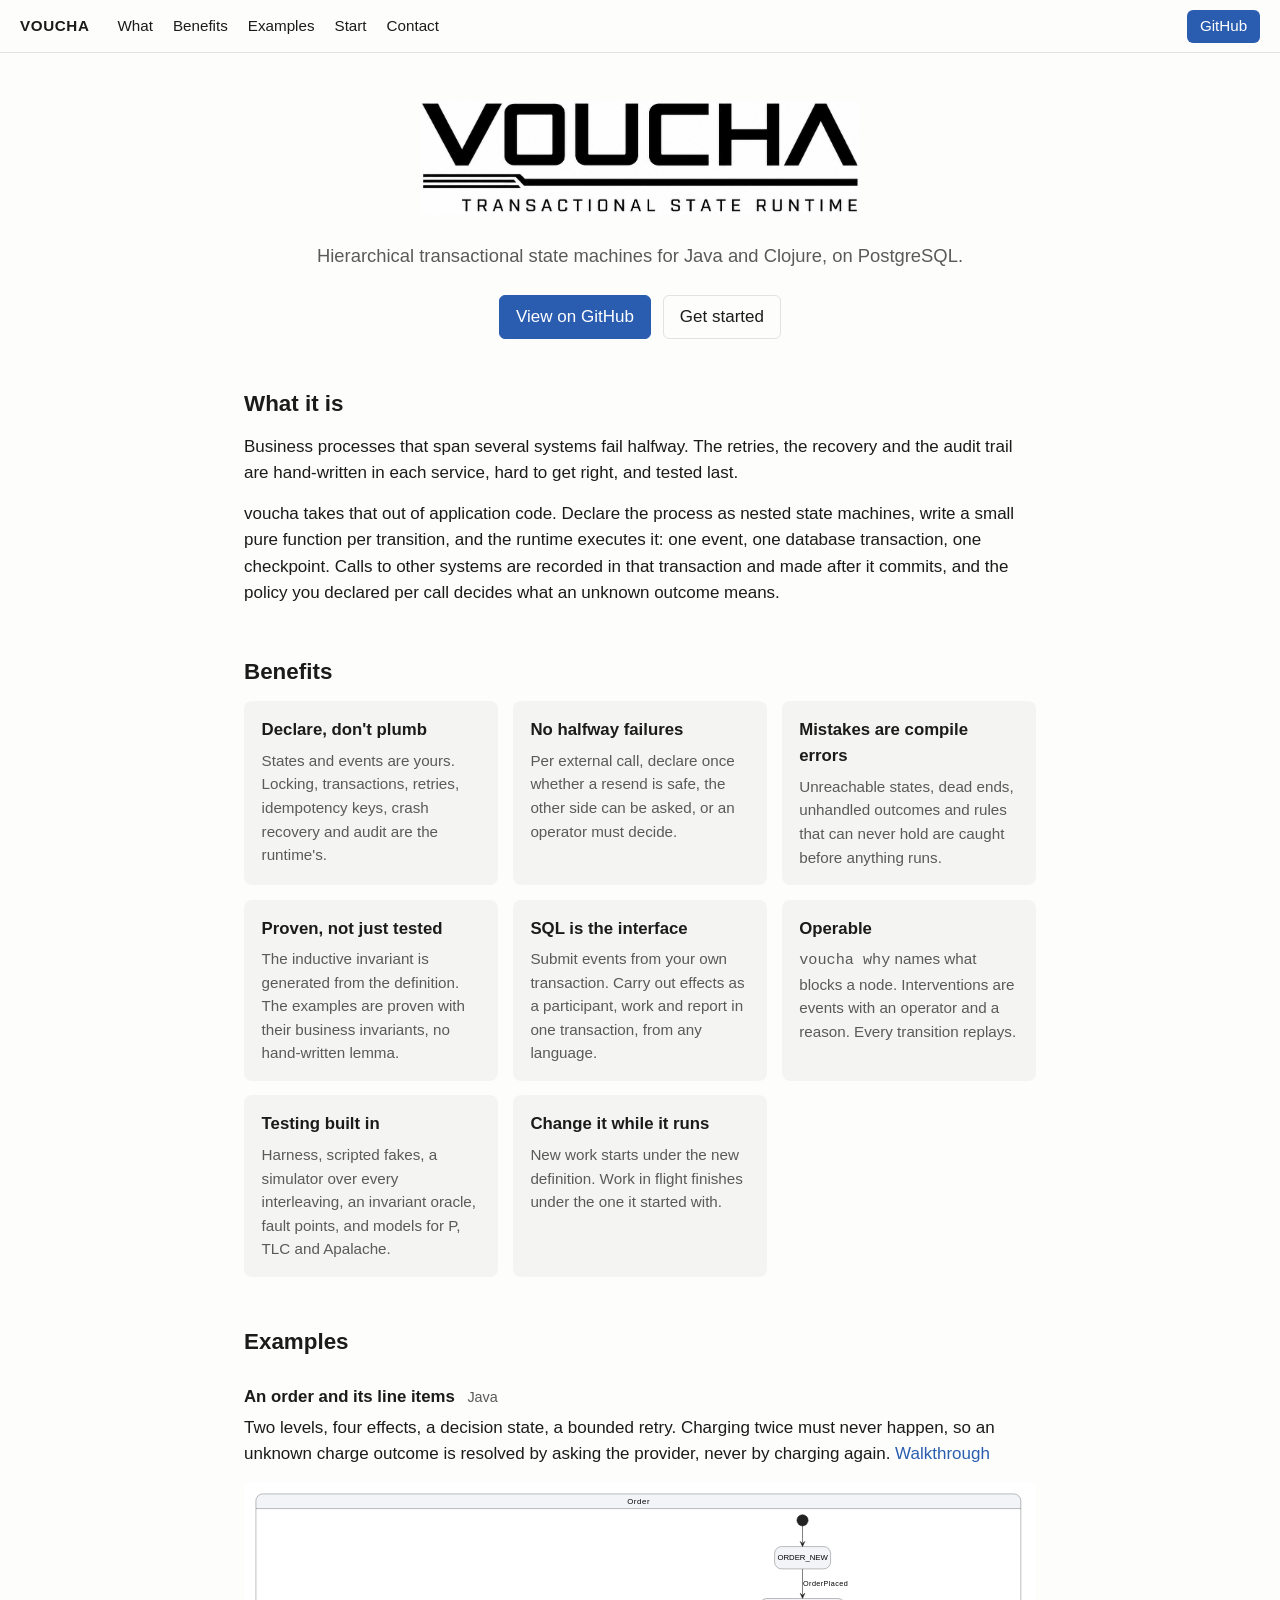
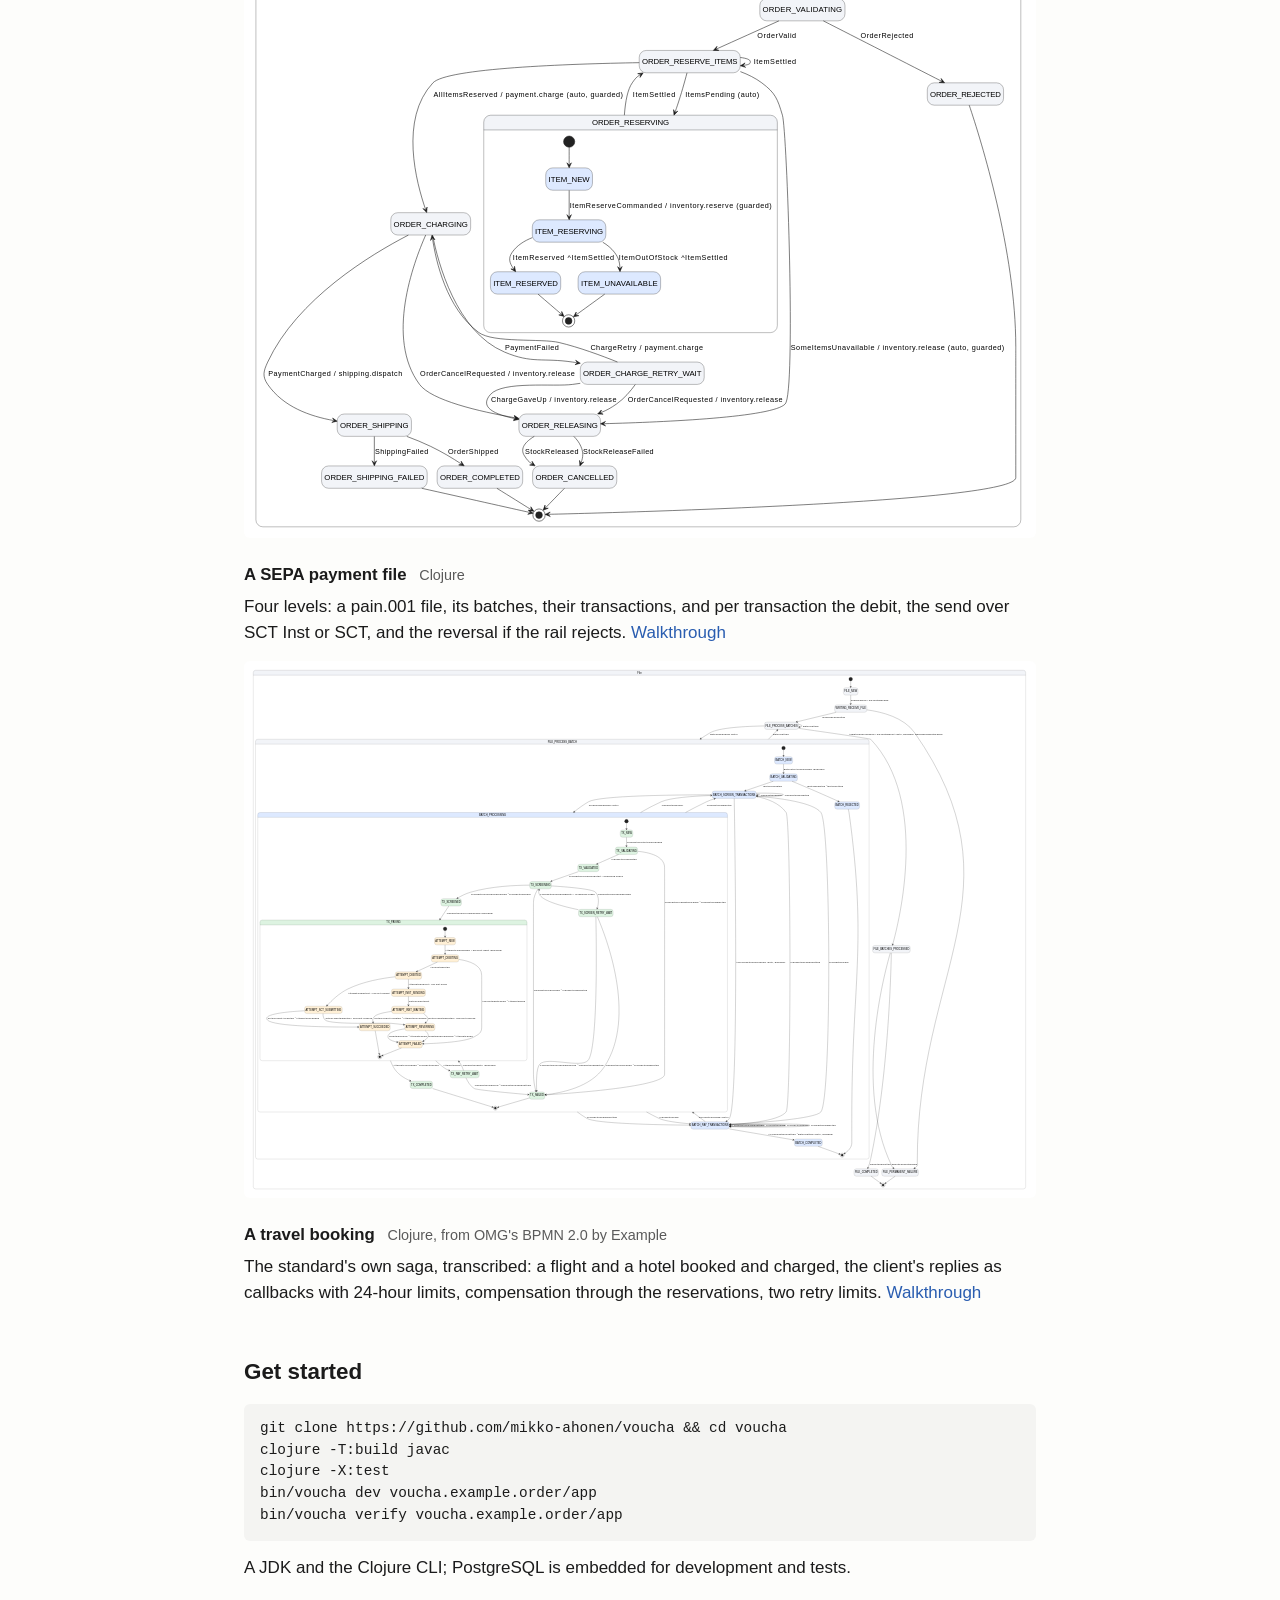
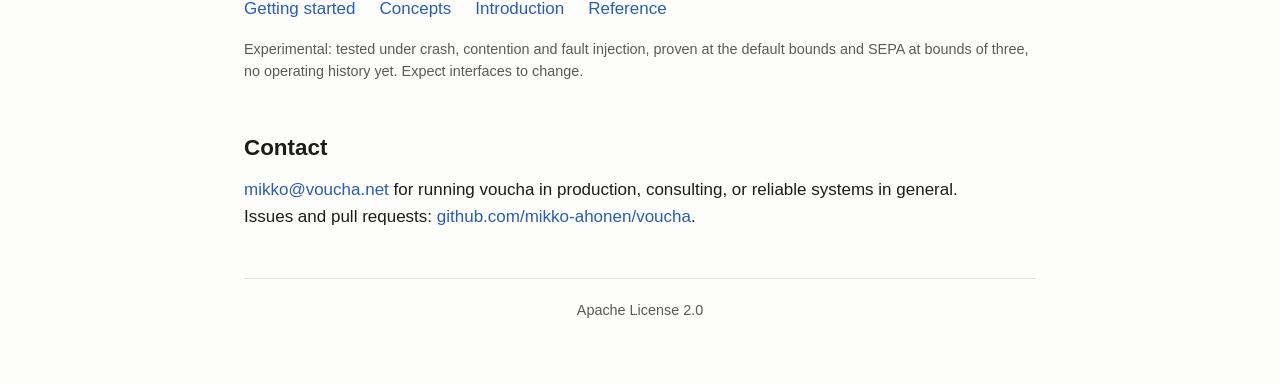
<file: index.html>
<!doctype html>
<html lang="en">
<head>
<meta charset="utf-8">
<meta name="viewport" content="width=device-width, initial-scale=1">
<title>voucha — Transactional State Runtime</title>
<meta name="description" content="Hierarchical transactional state machines for Java and Clojure, on PostgreSQL. Small pure functions per transition; locking, retries, recovery, audit and proof provided by the runtime.">
<link rel="icon" href="voucha-logo.png">
<link rel="stylesheet" href="style.css">
<script defer data-domain="voucha.net" src="https://p.voucha.net/js/script.js"></script>
</head>
<body>
<nav class="top">
  <a class="brand" href="#top">voucha</a>
  <a href="#what">What</a>
  <a href="#benefits">Benefits</a>
  <a href="#examples">Examples</a>
  <a href="#start">Start</a>
  <a href="#contact">Contact</a>
  <a class="primary" href="https://github.com/mikko-ahonen/voucha">GitHub</a>
</nav>

<main id="top">
  <header>
    <img src="voucha-logo.png" alt="voucha — transactional state runtime">
    <p class="tagline">Hierarchical transactional state machines for Java and Clojure, on PostgreSQL.</p>
    <p class="actions">
      <a class="button primary" href="https://github.com/mikko-ahonen/voucha">View on GitHub</a>
      <a class="button" href="#start">Get started</a>
    </p>
  </header>

  <section id="what">
    <h2>What it is</h2>
    <p>Business processes that span several systems fail halfway. The retries, the recovery and the
    audit trail are hand-written in each service, hard to get right, and tested last.</p>
    <p>voucha takes that out of application code. Declare the process as nested state machines,
    write a small pure function per transition, and the runtime executes it: one event, one
    database transaction, one checkpoint. Calls to other systems are recorded in that transaction
    and made after it commits, and the policy you declared per call decides what an unknown
    outcome means.</p>
  </section>

  <section id="benefits">
    <h2>Benefits</h2>
    <div class="cards">
      <div><h3>Declare, don't plumb</h3><p>States and events are yours. Locking, transactions, retries, idempotency keys, crash recovery and audit are the runtime's.</p></div>
      <div><h3>No halfway failures</h3><p>Per external call, declare once whether a resend is safe, the other side can be asked, or an operator must decide.</p></div>
      <div><h3>Mistakes are compile errors</h3><p>Unreachable states, dead ends, unhandled outcomes and rules that can never hold are caught before anything runs.</p></div>
      <div><h3>Proven, not just tested</h3><p>The inductive invariant is generated from the definition. The examples are proven with their business invariants, no hand-written lemma.</p></div>
      <div><h3>SQL is the interface</h3><p>Submit events from your own transaction. Carry out effects as a participant, work and report in one transaction, from any language.</p></div>
      <div><h3>Operable</h3><p><code>voucha why</code> names what blocks a node. Interventions are events with an operator and a reason. Every transition replays.</p></div>
      <div><h3>Testing built in</h3><p>Harness, scripted fakes, a simulator over every interleaving, an invariant oracle, fault points, and models for P, TLC and Apalache.</p></div>
      <div><h3>Change it while it runs</h3><p>New work starts under the new definition. Work in flight finishes under the one it started with.</p></div>
    </div>
  </section>

  <section id="examples">
    <h2>Examples</h2>
    <div class="example">
      <h3>An order and its line items <span class="small">Java</span></h3>
      <p>Two levels, four effects, a decision state, a bounded retry. Charging twice must never
      happen, so an unknown charge outcome is resolved by asking the provider, never by charging again.
      <a href="https://github.com/mikko-ahonen/voucha/blob/main/docs/examples/order.md">Walkthrough</a></p>
      <p class="diagram"><img src="order.svg" alt="The order example as a hierarchical state machine"></p>
    </div>
    <div class="example">
      <h3>A SEPA payment file <span class="small">Clojure</span></h3>
      <p>Four levels: a pain.001 file, its batches, their transactions, and per transaction the
      debit, the send over SCT Inst or SCT, and the reversal if the rail rejects.
      <a href="https://github.com/mikko-ahonen/voucha/blob/main/docs/examples/sepa.md">Walkthrough</a></p>
      <p class="diagram"><img src="sepa.svg" alt="The SEPA example as a hierarchical state machine"></p>
    </div>
    <div class="example">
      <h3>A travel booking <span class="small">Clojure, from OMG's BPMN 2.0 by Example</span></h3>
      <p>The standard's own saga, transcribed: a flight and a hotel booked and charged, the client's
      replies as callbacks with 24-hour limits, compensation through the reservations, two retry limits.
      <a href="https://github.com/mikko-ahonen/voucha/blob/main/docs/examples/travel.md">Walkthrough</a></p>
    </div>
  </section>

  <section id="start">
    <h2>Get started</h2>
<pre><code>git clone https://github.com/mikko-ahonen/voucha &amp;&amp; cd voucha
clojure -T:build javac
clojure -X:test
bin/voucha dev voucha.example.order/app
bin/voucha verify voucha.example.order/app</code></pre>
    <p>A JDK and the Clojure CLI; PostgreSQL is embedded for development and tests.</p>
    <ul class="links">
      <li><a href="https://github.com/mikko-ahonen/voucha/blob/main/docs/getting-started.md">Getting started</a></li>
      <li><a href="https://github.com/mikko-ahonen/voucha/blob/main/docs/concepts.md">Concepts</a></li>
      <li><a href="https://github.com/mikko-ahonen/voucha/blob/main/docs/intro.md">Introduction</a></li>
      <li><a href="https://github.com/mikko-ahonen/voucha/blob/main/docs/reference/">Reference</a></li>
    </ul>
    <p class="small">Experimental: tested under crash, contention and fault injection, proven at the
    default bounds and SEPA at bounds of three, no operating history yet. Expect interfaces to change.</p>
  </section>

  <section id="contact">
    <h2>Contact</h2>
    <p><a href="mailto:mikko@voucha.net">mikko@voucha.net</a> for running voucha in production,
    consulting, or reliable systems in general.<br>
    Issues and pull requests: <a href="https://github.com/mikko-ahonen/voucha">github.com/mikko-ahonen/voucha</a>.</p>
  </section>

  <footer>Apache License 2.0</footer>
</main>
</body>
</html>
</file>
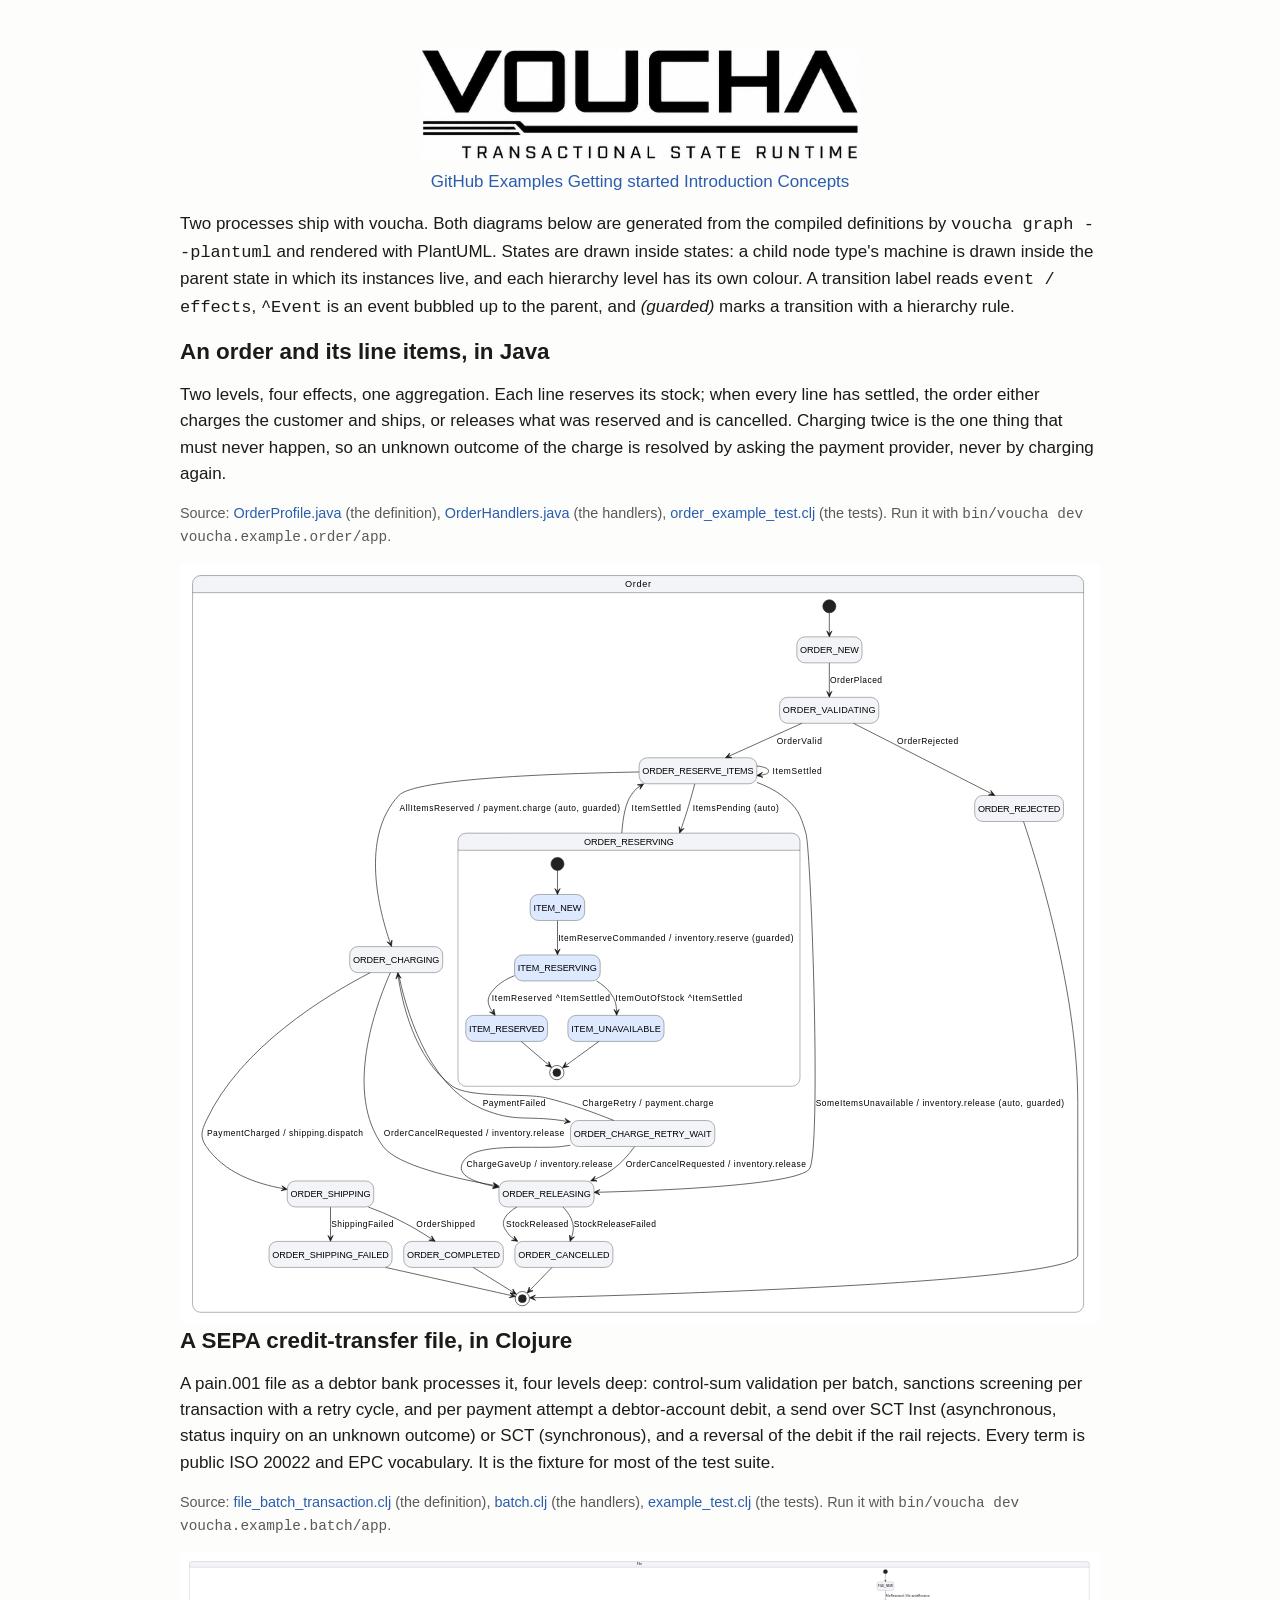
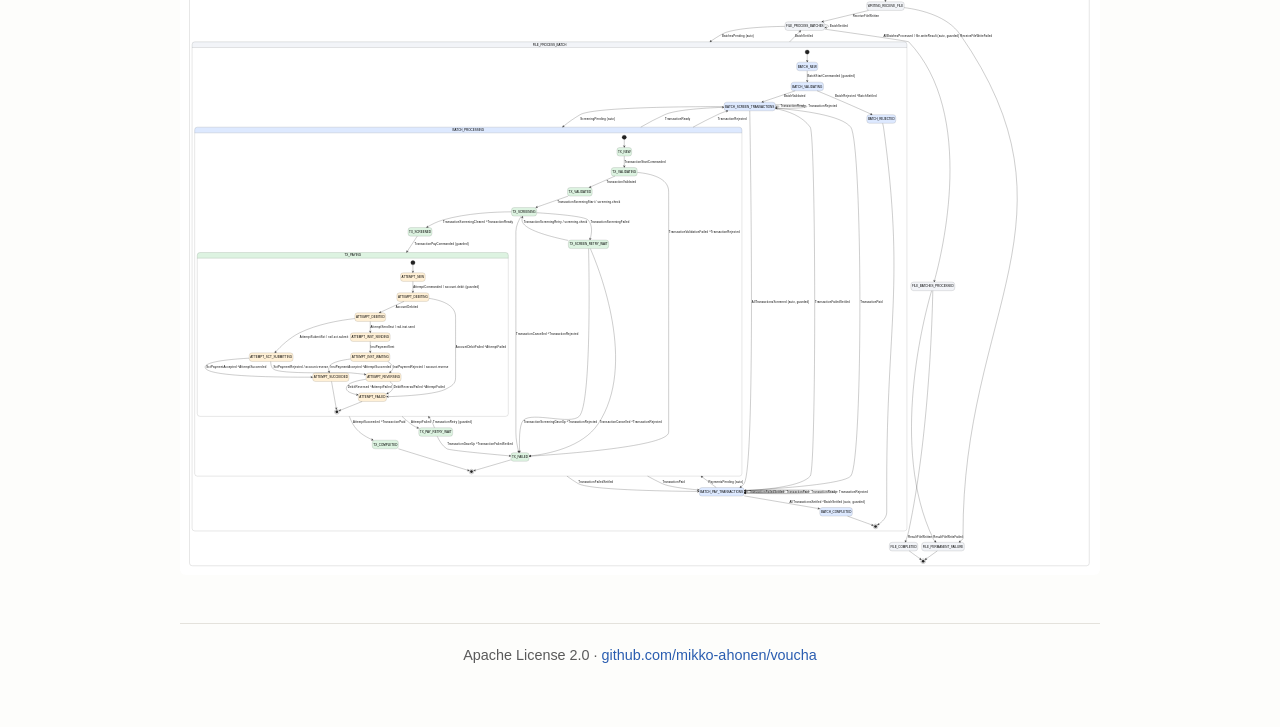
<file: site/examples.html>
<!doctype html>
<html lang="en">
<head>
<meta charset="utf-8">
<meta name="viewport" content="width=device-width, initial-scale=1">
<title>voucha — Examples</title>
<meta name="description" content="Two example processes on voucha: an order and its line items in Java, and a SEPA credit-transfer file in Clojure, with their generated state diagrams.">
<link rel="icon" href="voucha-logo.png">
<link rel="stylesheet" href="style.css">
<style>main { max-width: 60rem; }</style>
</head>
<body>
<main>
  <header>
    <a href="index.html"><img src="voucha-logo.png" alt="voucha"></a>
    <nav class="links">
      <a href="https://github.com/mikko-ahonen/voucha">GitHub</a>
      <a class="primary" href="examples.html">Examples</a>
      <a href="https://github.com/mikko-ahonen/voucha/blob/main/docs/getting-started.md">Getting started</a>
      <a href="https://github.com/mikko-ahonen/voucha/blob/main/docs/intro.md">Introduction</a>
      <a href="https://github.com/mikko-ahonen/voucha/blob/main/docs/concepts.md">Concepts</a>
    </nav>
  </header>

  <p>Two processes ship with voucha. Both diagrams below are generated from the compiled
  definitions by <code>voucha graph --plantuml</code> and rendered with PlantUML. States are drawn inside states: a child
  node type's machine is drawn inside the parent state in which its instances live, and each
  hierarchy level has its own colour. A transition label reads <code>event / effects</code>,
  <code>^Event</code> is an event bubbled up to the parent, and <em>(guarded)</em> marks a
  transition with a hierarchy rule.</p>

  <h2>An order and its line items, in Java</h2>
  <p>Two levels, four effects, one aggregation. Each line reserves its stock; when every line has
  settled, the order either charges the customer and ships, or releases what was reserved and is
  cancelled. Charging twice is the one thing that must never happen, so an unknown outcome of the
  charge is resolved by asking the payment provider, never by charging again.</p>
  <p class="small">Source:
  <a href="https://github.com/mikko-ahonen/voucha/blob/main/java-src/example/OrderProfile.java">OrderProfile.java</a> (the definition),
  <a href="https://github.com/mikko-ahonen/voucha/blob/main/java-src/example/OrderHandlers.java">OrderHandlers.java</a> (the handlers),
  <a href="https://github.com/mikko-ahonen/voucha/blob/main/tests/voucha/order_example_test.clj">order_example_test.clj</a> (the tests).
  Run it with <code>bin/voucha dev voucha.example.order/app</code>.</p>
  <p class="diagram"><img src="order.svg" alt="The order example as a hierarchical state machine"></p>

  <h2>A SEPA credit-transfer file, in Clojure</h2>
  <p>A pain.001 file as a debtor bank processes it, four levels deep: control-sum validation per
  batch, sanctions screening per transaction with a retry cycle, and per payment attempt a
  debtor-account debit, a send over SCT Inst (asynchronous, status inquiry on an unknown outcome)
  or SCT (synchronous), and a reversal of the debit if the rail rejects. Every term is public ISO
  20022 and EPC vocabulary. It is the fixture for most of the test suite.</p>
  <p class="small">Source:
  <a href="https://github.com/mikko-ahonen/voucha/blob/main/src/voucha/profiles/file_batch_transaction.clj">file_batch_transaction.clj</a> (the definition),
  <a href="https://github.com/mikko-ahonen/voucha/blob/main/src/voucha/example/batch.clj">batch.clj</a> (the handlers),
  <a href="https://github.com/mikko-ahonen/voucha/blob/main/tests/voucha/example_test.clj">example_test.clj</a> (the tests).
  Run it with <code>bin/voucha dev voucha.example.batch/app</code>.</p>
  <p class="diagram"><img src="sepa.svg" alt="The SEPA example as a hierarchical state machine"></p>

  <footer>Apache License 2.0 · <a href="https://github.com/mikko-ahonen/voucha">github.com/mikko-ahonen/voucha</a></footer>
</main>

</body>
</html>
</file>
<file: style.css>
:root { --fg: #1b1b1b; --bg: #fdfdfb; --muted: #5a5a5a; --accent: #2a5db0; --line: #e4e2dc; --card: rgba(127,127,127,0.07); }
@media (prefers-color-scheme: dark) {
  :root { --fg: #e8e6e1; --bg: #15161a; --muted: #a7a49d; --accent: #8ab4ff; --line: #2b2d33; --card: rgba(255,255,255,0.05); }
}
* { box-sizing: border-box; }
html { scroll-behavior: smooth; scroll-padding-top: 3.5rem; }
body { margin: 0; font: 17px/1.55 -apple-system, "Segoe UI", Roboto, Helvetica, Arial, sans-serif;
       color: var(--fg); background: var(--bg); }
nav.top { position: sticky; top: 0; z-index: 1; display: flex; flex-wrap: wrap; align-items: center;
          gap: 0.25rem 1.25rem; padding: 0.6rem 1.25rem; background: var(--bg);
          border-bottom: 1px solid var(--line); font-size: 0.95rem; }
nav.top a { color: var(--fg); }
nav.top a:hover { color: var(--accent); text-decoration: none; }
nav.top .brand { font-weight: 700; letter-spacing: 0.04em; text-transform: uppercase; margin-right: 0.5rem; }
nav.top .primary { margin-left: auto; background: var(--accent); color: #fff; border-radius: 6px; padding: 0.3rem 0.8rem; }
main { max-width: 52rem; margin: 0 auto; padding: 3rem 1.25rem 4rem; }
header { text-align: center; margin-bottom: 1rem; }
header img { width: 440px; max-width: 90%; height: auto; }
.tagline { color: var(--muted); margin: 1.25rem 0 0; font-size: 1.15rem; }
.actions { margin: 1.5rem 0 0; display: flex; gap: 0.75rem; justify-content: center; flex-wrap: wrap; }
.button { border: 1px solid var(--line); border-radius: 6px; padding: 0.5rem 1rem; color: var(--fg); }
.button.primary { background: var(--accent); border-color: var(--accent); color: #fff; }
.button:hover { text-decoration: none; border-color: var(--accent); }
section { margin-top: 3rem; }
h2 { font-size: 1.4rem; margin: 0 0 0.75rem; }
h3 { font-size: 1.05rem; margin: 0 0 0.35rem; }
p { margin: 0 0 0.9rem; }
a { color: var(--accent); text-decoration: none; }
a:hover { text-decoration: underline; }
.cards { display: grid; grid-template-columns: repeat(auto-fit, minmax(15rem, 1fr)); gap: 0.9rem; }
.cards div { background: var(--card); border-radius: 8px; padding: 1rem 1.1rem; }
.cards p { margin: 0; font-size: 0.95rem; color: var(--muted); }
.example { margin-top: 1.5rem; }
.example h3 .small { font-weight: 400; margin-left: 0.5rem; }
pre { background: var(--card); border-radius: 6px; padding: 0.9rem 1rem; overflow-x: auto; font-size: 0.9rem; line-height: 1.5; }
ul.links { list-style: none; padding: 0; margin: 0 0 1rem; display: flex; flex-wrap: wrap; gap: 0.5rem 1.5rem; }
footer { margin-top: 3rem; padding-top: 1.25rem; border-top: 1px solid var(--line); color: var(--muted); font-size: 0.9rem; text-align: center; }
.diagram { background: #fff; border-radius: 6px; padding: 0.5rem; overflow-x: auto; margin: 0; }
.diagram img { max-width: 100%; height: auto; display: block; margin: 0 auto; }
.small { font-size: 0.9rem; color: var(--muted); }
</file>
<file: site/style.css>
:root { --fg: #1b1b1b; --bg: #fdfdfb; --muted: #5a5a5a; --accent: #2a5db0; --line: #e4e2dc; --card: rgba(127,127,127,0.07); }
@media (prefers-color-scheme: dark) {
  :root { --fg: #e8e6e1; --bg: #15161a; --muted: #a7a49d; --accent: #8ab4ff; --line: #2b2d33; --card: rgba(255,255,255,0.05); }
}
* { box-sizing: border-box; }
html { scroll-behavior: smooth; scroll-padding-top: 3.5rem; }
body { margin: 0; font: 17px/1.55 -apple-system, "Segoe UI", Roboto, Helvetica, Arial, sans-serif;
       color: var(--fg); background: var(--bg); }
nav.top { position: sticky; top: 0; z-index: 1; display: flex; flex-wrap: wrap; align-items: center;
          gap: 0.25rem 1.25rem; padding: 0.6rem 1.25rem; background: var(--bg);
          border-bottom: 1px solid var(--line); font-size: 0.95rem; }
nav.top a { color: var(--fg); }
nav.top a:hover { color: var(--accent); text-decoration: none; }
nav.top .brand { font-weight: 700; letter-spacing: 0.04em; text-transform: uppercase; margin-right: 0.5rem; }
nav.top .primary { margin-left: auto; background: var(--accent); color: #fff; border-radius: 6px; padding: 0.3rem 0.8rem; }
main { max-width: 52rem; margin: 0 auto; padding: 3rem 1.25rem 4rem; }
header { text-align: center; margin-bottom: 1rem; }
header img { width: 440px; max-width: 90%; height: auto; }
.tagline { color: var(--muted); margin: 1.25rem 0 0; font-size: 1.15rem; }
.actions { margin: 1.5rem 0 0; display: flex; gap: 0.75rem; justify-content: center; flex-wrap: wrap; }
.button { border: 1px solid var(--line); border-radius: 6px; padding: 0.5rem 1rem; color: var(--fg); }
.button.primary { background: var(--accent); border-color: var(--accent); color: #fff; }
.button:hover { text-decoration: none; border-color: var(--accent); }
section { margin-top: 3rem; }
h2 { font-size: 1.4rem; margin: 0 0 0.75rem; }
h3 { font-size: 1.05rem; margin: 0 0 0.35rem; }
p { margin: 0 0 0.9rem; }
a { color: var(--accent); text-decoration: none; }
a:hover { text-decoration: underline; }
.cards { display: grid; grid-template-columns: repeat(auto-fit, minmax(15rem, 1fr)); gap: 0.9rem; }
.cards div { background: var(--card); border-radius: 8px; padding: 1rem 1.1rem; }
.cards p { margin: 0; font-size: 0.95rem; color: var(--muted); }
.example { margin-top: 1.5rem; }
.example h3 .small { font-weight: 400; margin-left: 0.5rem; }
pre { background: var(--card); border-radius: 6px; padding: 0.9rem 1rem; overflow-x: auto; font-size: 0.9rem; line-height: 1.5; }
ul.links { list-style: none; padding: 0; margin: 0 0 1rem; display: flex; flex-wrap: wrap; gap: 0.5rem 1.5rem; }
footer { margin-top: 3rem; padding-top: 1.25rem; border-top: 1px solid var(--line); color: var(--muted); font-size: 0.9rem; text-align: center; }
.diagram { background: #fff; border-radius: 6px; padding: 0.5rem; overflow-x: auto; margin: 0; }
.diagram img { max-width: 100%; height: auto; display: block; margin: 0 auto; }
.small { font-size: 0.9rem; color: var(--muted); }
</file>
